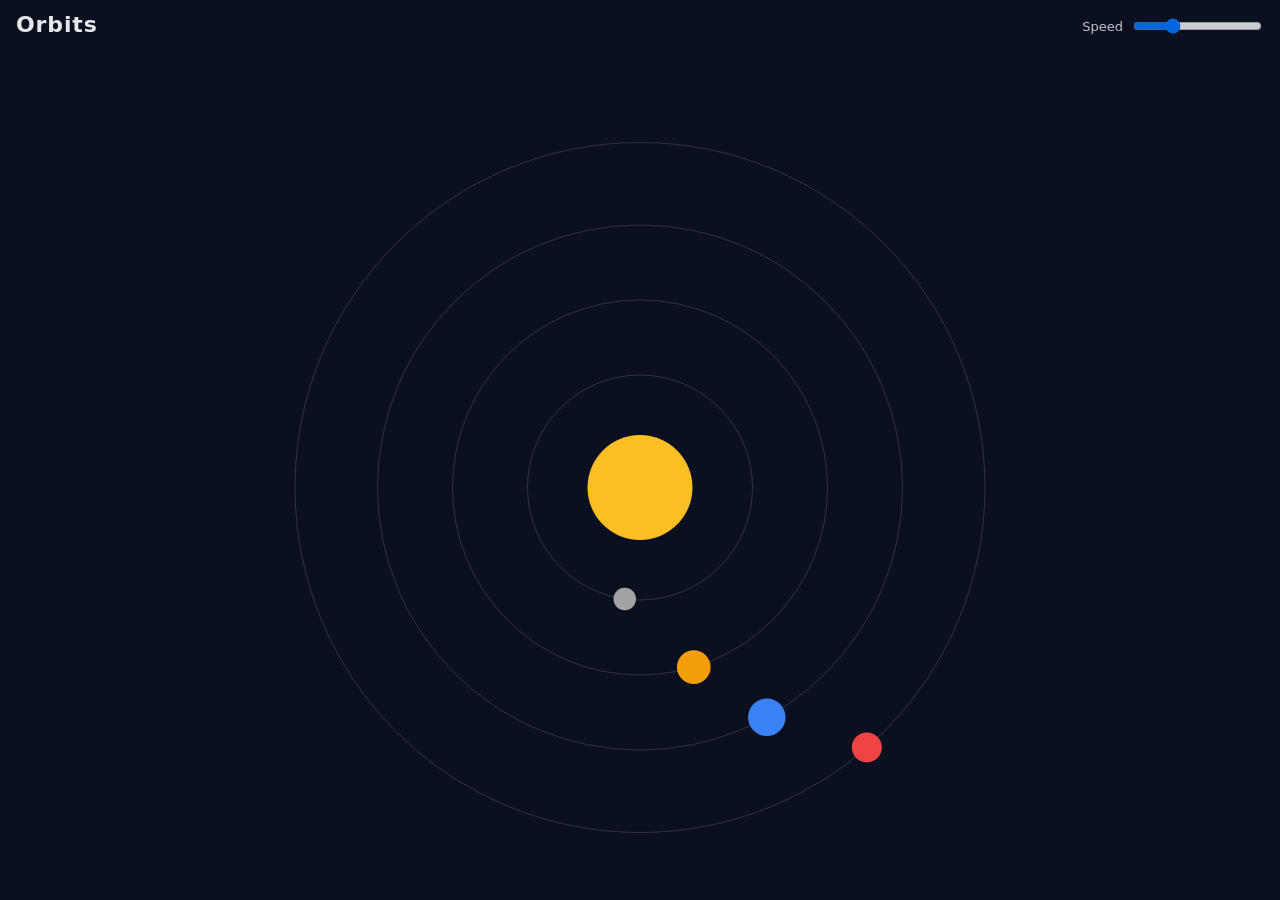
<file: examples/html-animation/orbit/index.html>
<!doctype html>
<html>
<head>
  <meta charset="utf-8">
  <link rel="stylesheet" href="css/style.css">
</head>
<body>
  <canvas id="sky"></canvas>
  <h1 class="title">Orbits</h1>
  <label class="speed">Speed <input id="speed" type="range" min="0.2" max="3" step="0.1" value="1"></label>
  <script type="module" src="js/main.js"></script>
</body>
</html>
</file>
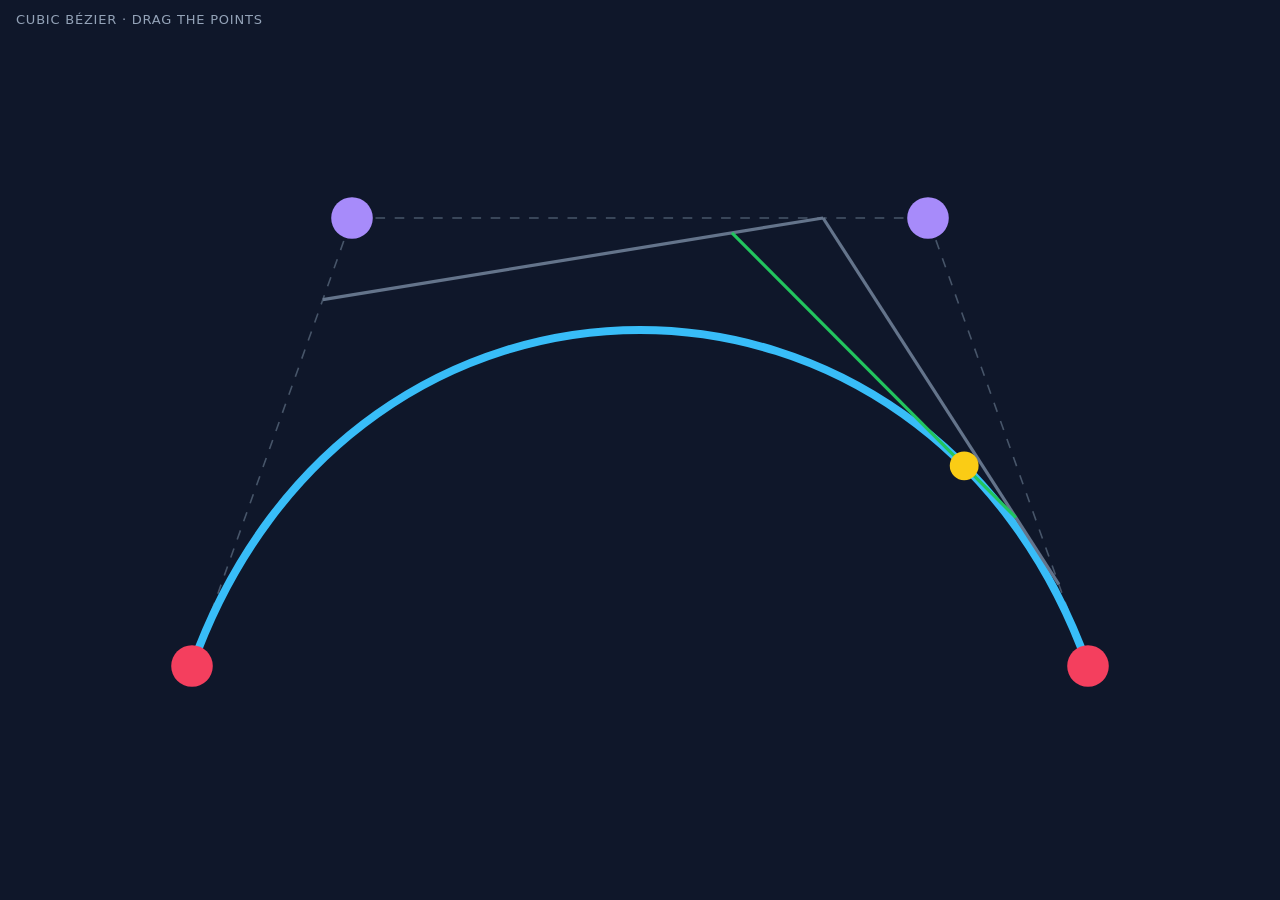
<file: examples/workshop/anim/bezier/index.html>
<!doctype html><html><head><meta charset="utf-8"><link rel="stylesheet" href="../shared.css">
<style>svg { position: absolute; inset: 0; width: 100%; height: 100%; } .pt { cursor: grab; } .pt:active { cursor: grabbing; }</style></head>
<body><div class="label">Cubic Bézier · drag the points</div>
<svg id="s" viewBox="0 0 800 450">
  <path id="hull" fill="none" stroke="#475569" stroke-dasharray="6 6"/>
  <path id="curve" fill="none" stroke="#38bdf8" stroke-width="5" stroke-linecap="round"/>
  <g id="lerp"></g>
  <circle id="dot" r="9" fill="#facc15"/>
  <g id="pts"></g>
</svg>
<script src="bezier.js"></script></body></html>
</file>
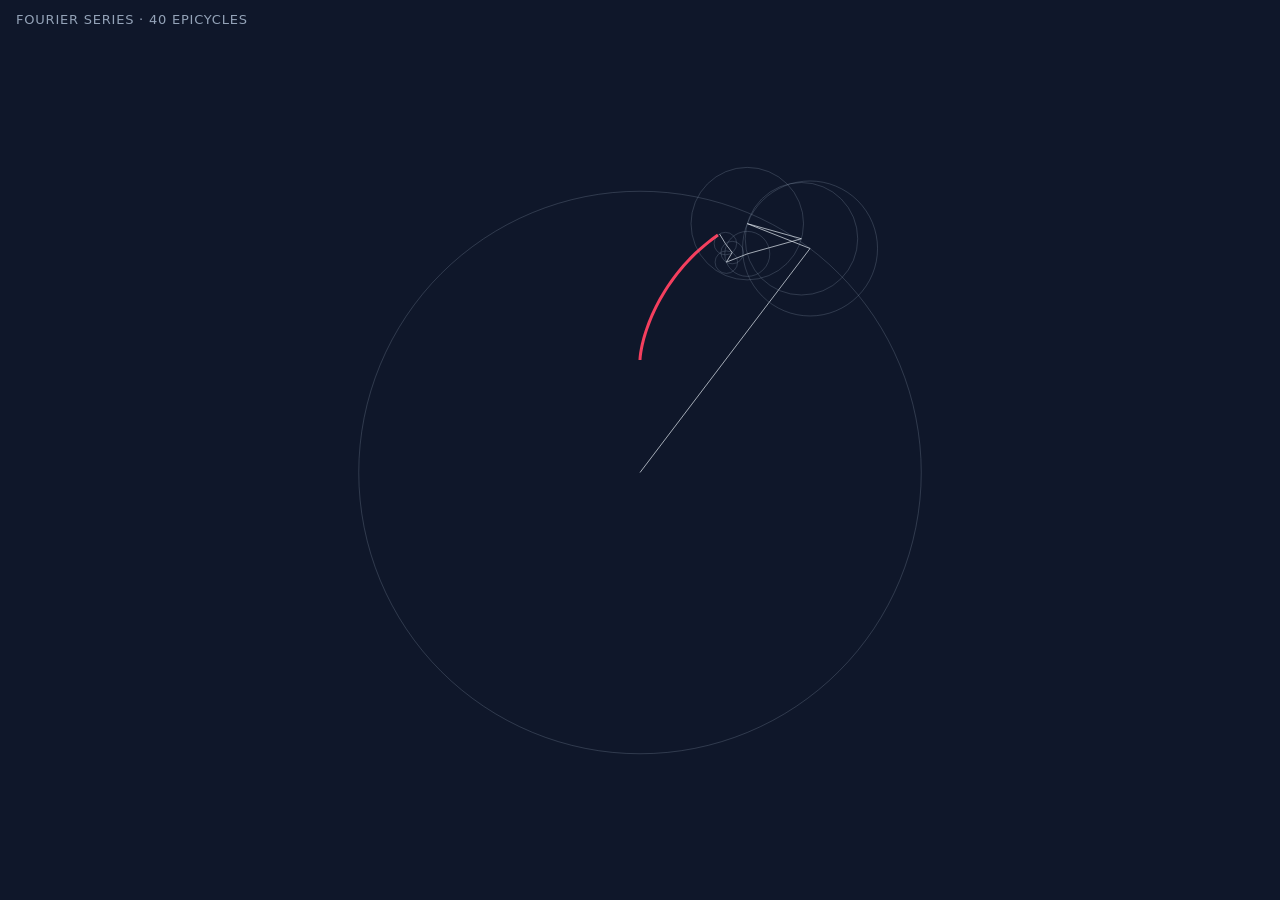
<file: examples/workshop/anim/fourier/index.html>
<!doctype html><html><head><meta charset="utf-8"><link rel="stylesheet" href="../shared.css"></head>
<body><canvas id="c"></canvas><div class="label">Fourier series · 40 epicycles</div>
<script type="module" src="fourier.js"></script></body></html>
</file>
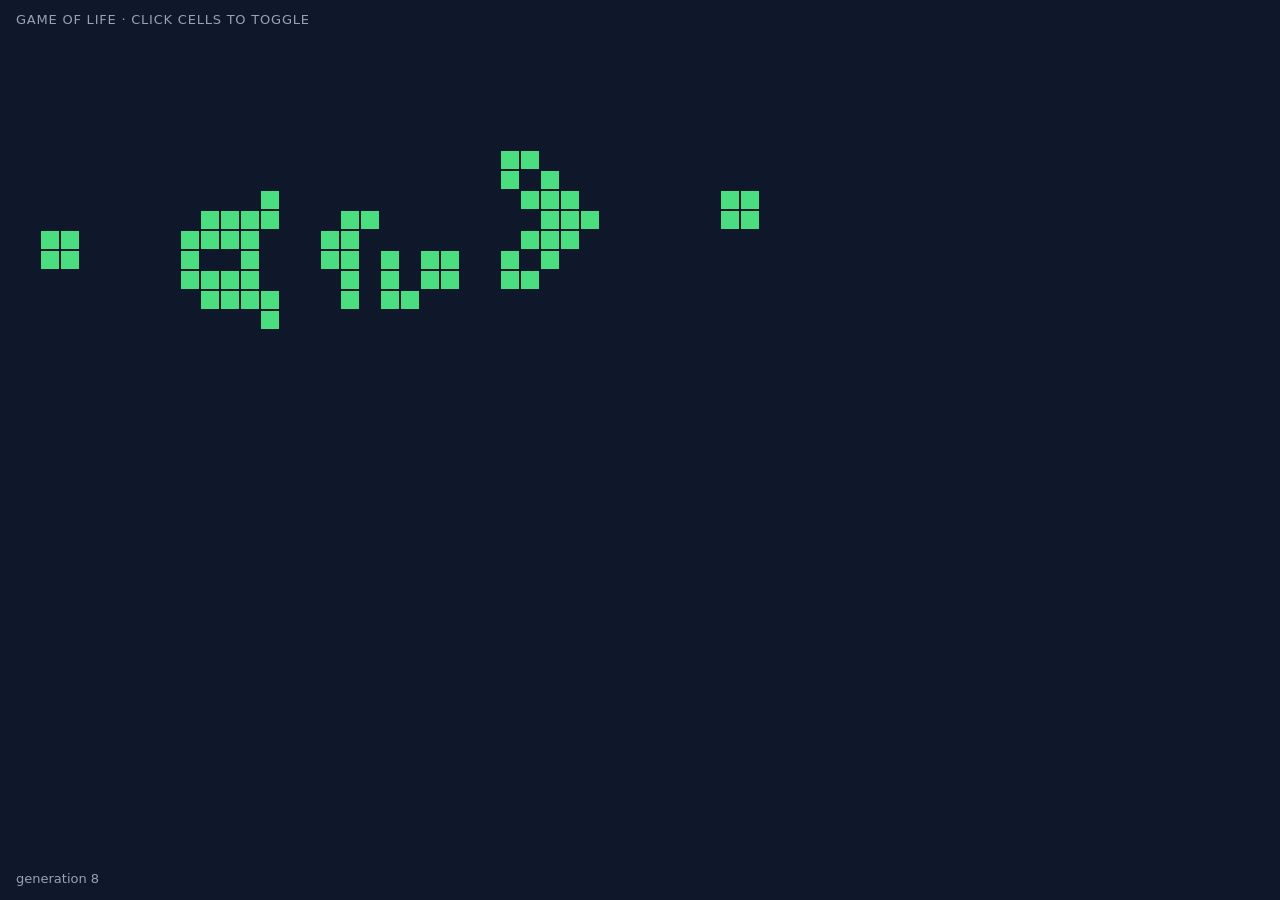
<file: examples/workshop/anim/life/index.html>
<!doctype html><html><head><meta charset="utf-8"><link rel="stylesheet" href="../shared.css">
<style>.hint { position: absolute; bottom: 12px; left: 16px; font-size: 13px; color: #94a3b8; } canvas { cursor: crosshair; }</style></head>
<body><canvas id="c"></canvas><div class="label">Game of Life · click cells to toggle</div>
<div class="hint" id="gen"></div>
<script src="life.js"></script></body></html>
</file>
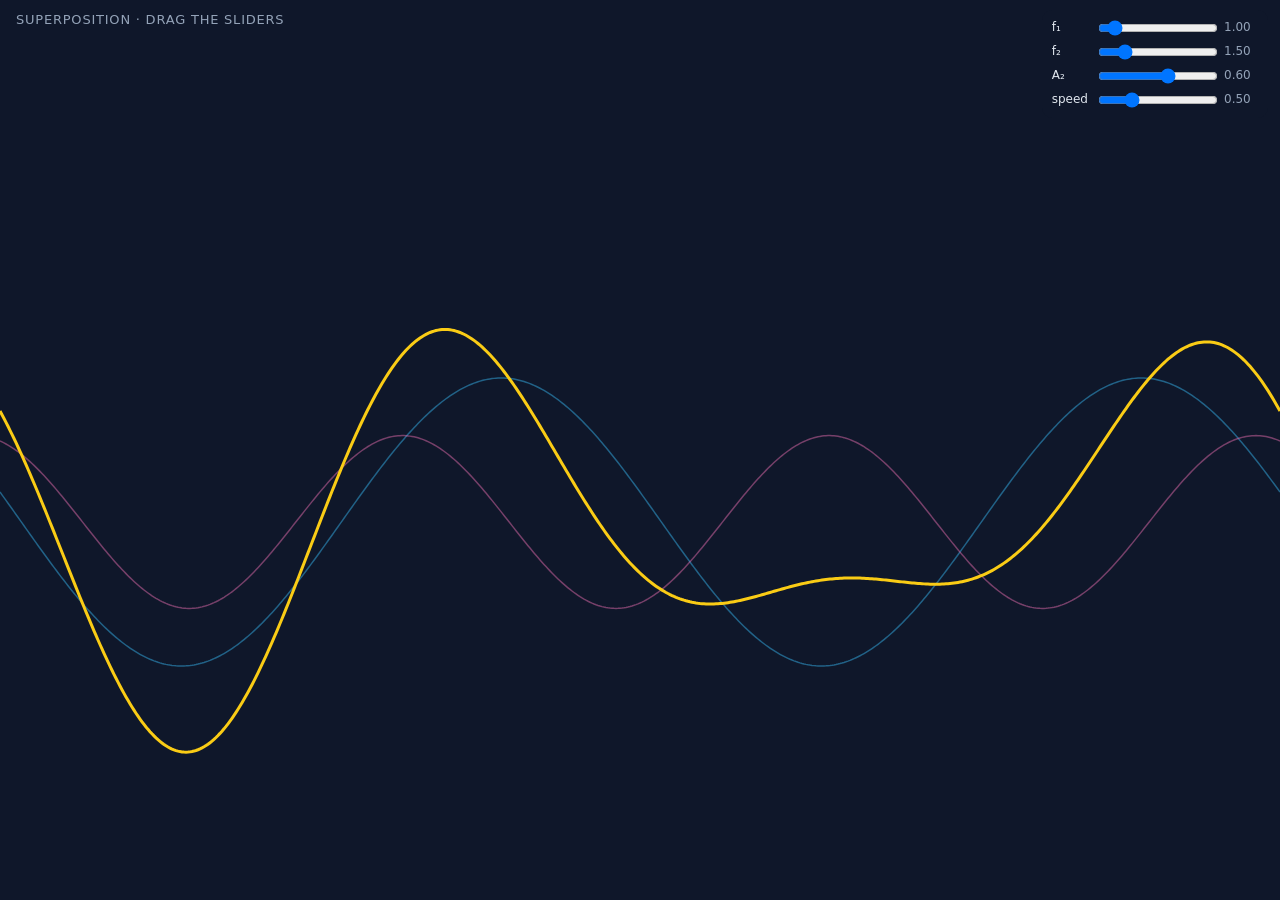
<file: examples/workshop/anim/waves/index.html>
<!doctype html><html><head><meta charset="utf-8"><link rel="stylesheet" href="../shared.css"></head>
<body><canvas id="c"></canvas><div class="label">Superposition · drag the sliders</div>
<div class="panel">
  <label for="f1">f₁</label><input id="f1" type="range" min="0.5" max="6" step="0.1" value="1"><output id="o-f1"></output>
  <label for="f2">f₂</label><input id="f2" type="range" min="0.5" max="6" step="0.1" value="1.5"><output id="o-f2"></output>
  <label for="a2">A₂</label><input id="a2" type="range" min="0" max="1" step="0.05" value="0.6"><output id="o-a2"></output>
  <label for="v">speed</label><input id="v" type="range" min="0" max="2" step="0.1" value="0.5"><output id="o-v"></output>
</div>
<script type="module" src="waves.js"></script></body></html>
</file>
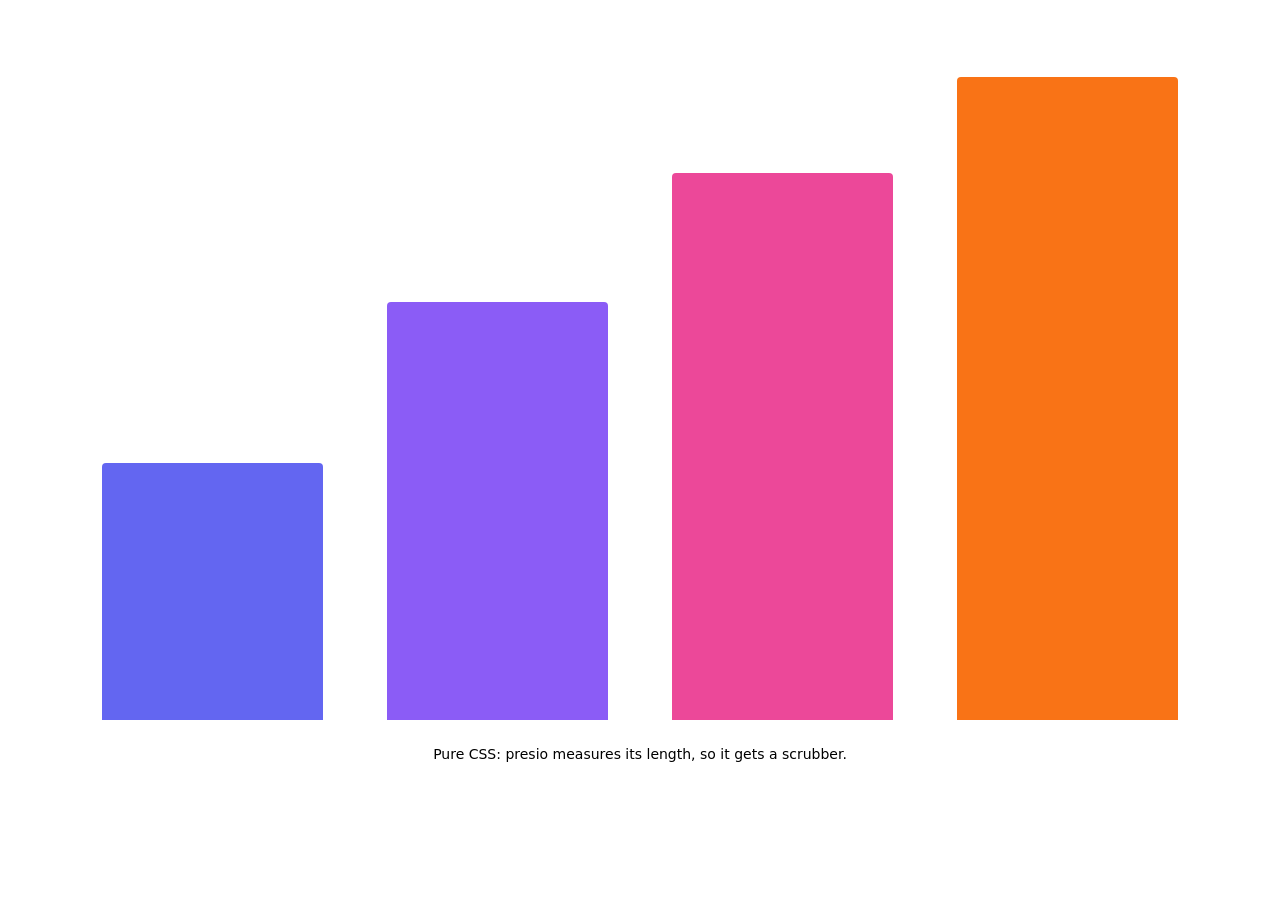
<file: examples/html-animation/bars.html>
<!doctype html>
<html>
<head>
<meta charset="utf-8">
<style>
  html, body { margin: 0; height: 100%; background: #fff; font: 14px system-ui, sans-serif; }
  .chart { display: flex; align-items: flex-end; gap: 6%; height: 80%; padding: 6% 8% 0; box-sizing: border-box; }
  .bar { flex: 1; background: #6366f1; border-radius: 4px 4px 0 0; transform-origin: bottom; animation: grow 1s ease-out both; }
  .bar:nth-child(2) { animation-delay: .6s; background: #8b5cf6; }
  .bar:nth-child(3) { animation-delay: 1.2s; background: #ec4899; }
  .bar:nth-child(4) { animation-delay: 1.8s; background: #f97316; }
  .caption { text-align: center; padding-top: 2%; opacity: 0; animation: fade .6s 3s both; }
  @keyframes grow { from { transform: scaleY(0); } }
  @keyframes fade { to { opacity: 1; } }
</style>
</head>
<body>
  <div class="chart">
    <div class="bar" style="height: 40%"></div>
    <div class="bar" style="height: 65%"></div>
    <div class="bar" style="height: 85%"></div>
    <div class="bar" style="height: 100%"></div>
  </div>
  <div class="caption">Pure CSS: presio measures its length, so it gets a scrubber.</div>
</body>
</html>
</file>
<file: examples/html-animation/orbit/css/style.css>
html, body { margin: 0; height: 100%; overflow: hidden; background: #0b1020; color: #e5e7eb; font: 16px system-ui, sans-serif; }
canvas { position: absolute; inset: 0; width: 100%; height: 100%; }
.title { position: absolute; top: 12px; left: 16px; margin: 0; font-size: 22px; letter-spacing: .04em; animation: rise 1.5s ease-out both; }
.speed { position: absolute; top: 16px; right: 16px; display: flex; gap: 8px; align-items: center; font-size: 13px; opacity: .85; }
@keyframes rise { from { opacity: 0; transform: translateY(12px); } }
</file>
<file: examples/workshop/anim/shared.css>
html, body { margin: 0; height: 100%; overflow: hidden; background: #0f172a; color: #e2e8f0; font: 15px/1.3 system-ui, -apple-system, sans-serif; }
canvas { display: block; position: absolute; inset: 0; width: 100%; height: 100%; }
.label { position: absolute; top: 12px; left: 16px; font-size: 13px; letter-spacing: .06em; text-transform: uppercase; color: #94a3b8; }
.panel { position: absolute; top: 10px; right: 12px; display: grid; grid-template-columns: auto 120px 34px; gap: 4px 8px; align-items: center; padding: 8px 10px; border-radius: 10px; background: rgba(15, 23, 42, .75); font-size: 12px; }
.panel input { width: 120px; }
.panel output { font-variant-numeric: tabular-nums; color: #94a3b8; }
</file>
